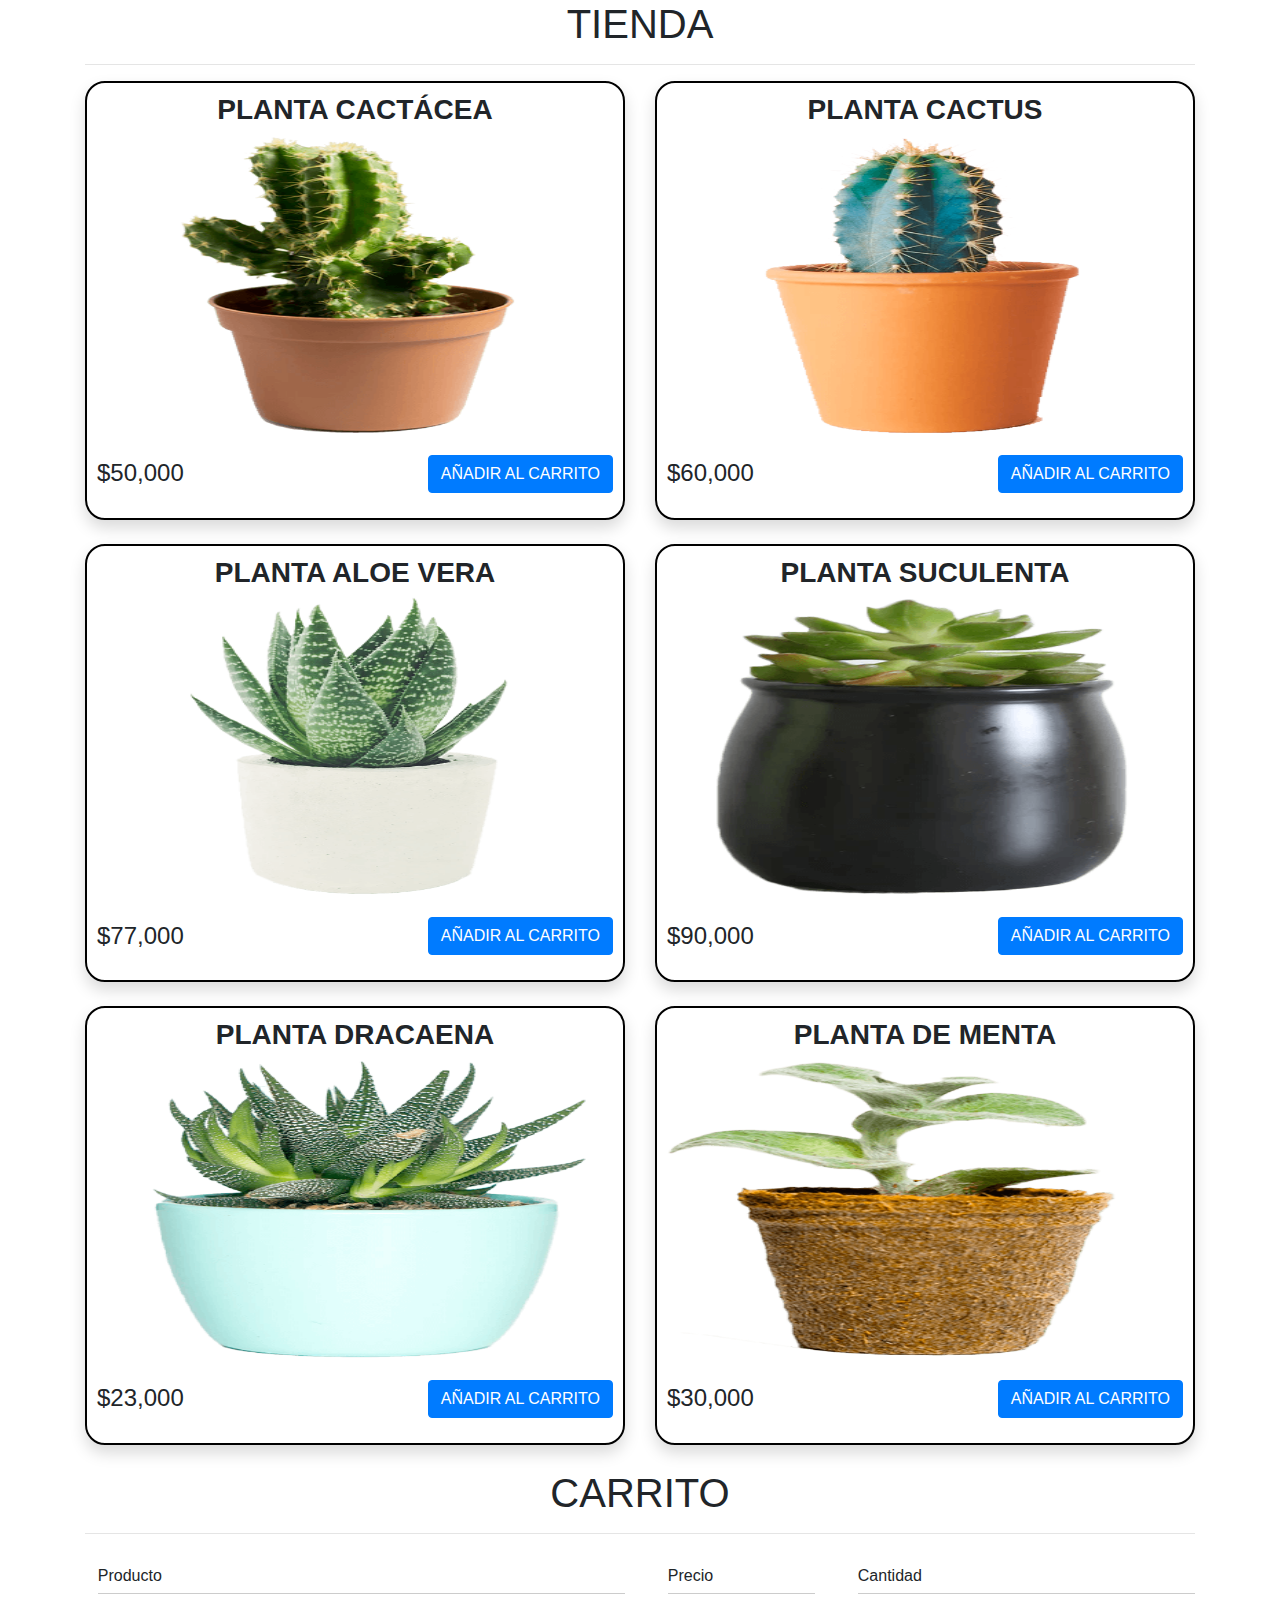
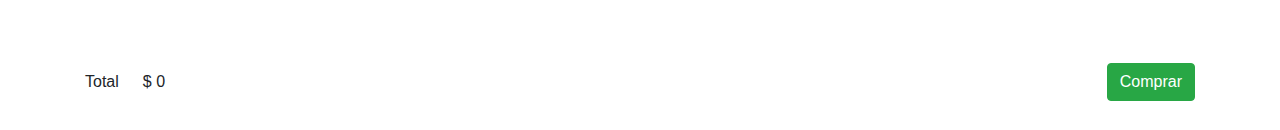
<file: leafx-fe/carrito.html>
<!DOCTYPE html>
<html lang="en">

<head>
    <meta charset="UTF-8">
    <meta name="viewport" content="width=device-width, initial-scale=1.0">
    <link rel="stylesheet" href="https://stackpath.bootstrapcdn.com/bootstrap/4.5.2/css/bootstrap.min.css"
        integrity="sha384-JcKb8q3iqJ61gNV9KGb8thSsNjpSL0n8PARn9HuZOnIxN0hoP+VmmDGMN5t9UJ0Z" crossorigin="anonymous">
    <link rel="stylesheet" href="assets/css/compraPrueba.css">
    <title>Tienda</title>
</head>

<body>

    <header>
        <div class="container">
            <h1 class="text-center">TIENDA</h1>
            <hr>
        </div>
    </header>
    <!-- START SECTION STORE -->
    <section class="store">
        <div class="container">
            <div class="items">
                <div class="row">

                    <div class="col-12 col-md-6">
                        <div class="item shadow mb-4">
                            <h3 class="item-title">Planta Cactácea</h3>
                            <img class="item-image" src="assets/img/product1.png" alt="Producto 1">

                            <div class="item-details">
                                <h4 class="item-price">$50,000</h4>
                                <button class="item-button btn btn-primary addToCart">AÑADIR AL CARRITO</button>
                            </div>
                        </div>
                    </div>
                    <div class="col-12 col-md-6">
                        <div class="item shadow mb-4">
                            <h3 class="item-title">Planta Cactus</h3>

                            <img class="item-image" src="assets/img/product2.png" alt="Producto 2">

                            <div class="item-details">
                                <h4 class="item-price">$60,000</h4>
                                <button class="item-button btn btn-primary addToCart">AÑADIR AL CARRITO</button>
                            </div>
                        </div>
                    </div>
                </div>

                <div class="row">
                    <div class="col-12 col-md-6">
                        <div class="item shadow mb-4">
                            <h3 class="item-title">Planta Aloe Vera</h3>

                            <img class="item-image" src="assets/img/product3.png" alt="Producto 3">

                            <div class="item-details">
                                <h4 class="item-price">$77,000</h4>
                                <button class="item-button btn btn-primary addToCart">AÑADIR AL CARRITO</button>
                            </div>
                        </div>
                    </div>
                    <div class="col-12 col-md-6">
                        <div class="item shadow mb-4">
                            <h3 class="item-title">Planta Suculenta</h3>

                            <img class="item-image" src="assets/img/product4.png" alt="Producto 4">

                            <div class="item-details">
                                <h4 class="item-price">$90,000</h4>
                                <button class="item-button btn btn-primary addToCart">AÑADIR AL CARRITO</button>
                            </div>
                        </div>
                    </div>
                </div>
                <div class="row">
                    <div class="col-12 col-md-6">
                        <div class="item shadow mb-4">
                            <h3 class="item-title">Planta Dracaena</h3>

                            <img class="item-image" src="assets/img/product5.png" alt="Producto 5">
                            <div class="item-details">
                                <h4 class="item-price">$23,000</h4>
                                <button class="item-button btn btn-primary addToCart">AÑADIR AL CARRITO</button>
                            </div>
                        </div>
                    </div>
                    <div class="col-12 col-md-6">
                        <div class="item shadow mb-4">
                            <h3 class="item-title">Planta de Menta</h3>

                            <img class="item-image" src="assets/img/product6.png" alt="Producto 6">
                            <div class="item-details">
                                <h4 class="item-price">$30,000</h4>
                                <button class="item-button btn btn-primary addToCart">AÑADIR AL CARRITO</button>
                            </div>
                        </div>
                    </div>
                </div>
            </div>
        </div>
    </section>
    <!-- END SECTION STORE -->
    <!-- START SECTION SHOPPING CART -->
    <section class="shopping-cart">
        <div class="container">
            <h1 class="text-center">CARRITO</h1>
            <hr>
            <div class="row">
                <div class="col-6">
                    <div class="shopping-cart-header">
                        <h6>Producto</h6>
                    </div>
                </div>
                <div class="col-2">
                    <div class="shopping-cart-header">
                        <h6 class="text-truncate">Precio</h6>
                    </div>
                </div>
                <div class="col-4">
                    <div class="shopping-cart-header">
                        <h6>Cantidad</h6>
                    </div>
                </div>
            </div>
            <!-- ? START SHOPPING CART ITEMS -->
            <div class="shopping-cart-items shoppingCartItemsContainer">
            </div>
            <!-- ? END SHOPPING CART ITEMS -->

            <!-- START TOTAL -->
            <div class="row">
                <div class="col-12">
                    <div class="shopping-cart-total d-flex align-items-center">
                        <p class="mb-0">Total</p>
                        <p class="ml-4 mb-0 shoppingCartTotal">$ 0</p>
                        <div class="toast ml-auto bg-info" role="alert" aria-live="assertive" aria-atomic="true"
                            data-delay="2000">
                            <div class="toast-header">
                                <span>✅</span>
                                <strong class="mr-auto ml-1 text-secondary">Elemento en el carrito</strong>
                                <button type="button" class="ml-2 mb-1 close" data-dismiss="toast" aria-label="Close">
                                    <span aria-hidden="true">&times;</span>
                                </button>
                            </div>
                            <div class="toast-body text-white">
                                Se aumentó correctamente la cantidad
                            </div>
                        </div>
                        <button class="btn btn-success ml-auto buyBtn" type="button" data-toggle="modal"
                            data-target="#comprarModal">Comprar</button>
                    </div>
                </div>
            </div>
            <!-- END TOTAL -->

            <!-- START MODAL COMPRA -->
            <div class="modal fade" id="comprarModal" tabindex="-1" aria-labelledby="comprarModalLabel"
                aria-hidden="true">
                <div class="modal-dialog modal-dialog-centered">
                    <div class="modal-content">
                        <div class="modal-header">
                            <h5 class="modal-title" id="comprarModalLabel">Gracias por su compra</h5>
                            <button type="button" class="close" data-dismiss="modal" aria-label="Close">
                                <span aria-hidden="true">&times;</span>
                            </button>
                        </div>
                        <div class="modal-body">
                            <p>Pronto recibirá su pedido</p>
                        </div>
                        <div class="modal-footer">
                            <button type="button" class="btn btn-secondary" data-dismiss="modal">Cerrar</button>
                        </div>
                    </div>
                </div>
            </div>
            <!-- END MODAL COMPRA -->


        </div>

    </section>
    <!-- END SECTION SHOPPING CART -->

    <!-- SCRIPTS -->
    <script src="https://code.jquery.com/jquery-3.5.1.slim.min.js"
        integrity="sha384-DfXdz2htPH0lsSSs5nCTpuj/zy4C+OGpamoFVy38MVBnE+IbbVYUew+OrCXaRkfj"
        crossorigin="anonymous"></script>
    <script src="https://cdn.jsdelivr.net/npm/popper.js@1.16.1/dist/umd/popper.min.js"
        integrity="sha384-9/reFTGAW83EW2RDu2S0VKaIzap3H66lZH81PoYlFhbGU+6BZp6G7niu735Sk7lN"
        crossorigin="anonymous"></script>
    <script src="https://stackpath.bootstrapcdn.com/bootstrap/4.5.2/js/bootstrap.min.js"
        integrity="sha384-B4gt1jrGC7Jh4AgTPSdUtOBvfO8shuf57BaghqFfPlYxofvL8/KUEfYiJOMMV+rV"
        crossorigin="anonymous"></script>

    <script src="assets/js/carrito.js"></script>

</body>

</html>
</file>
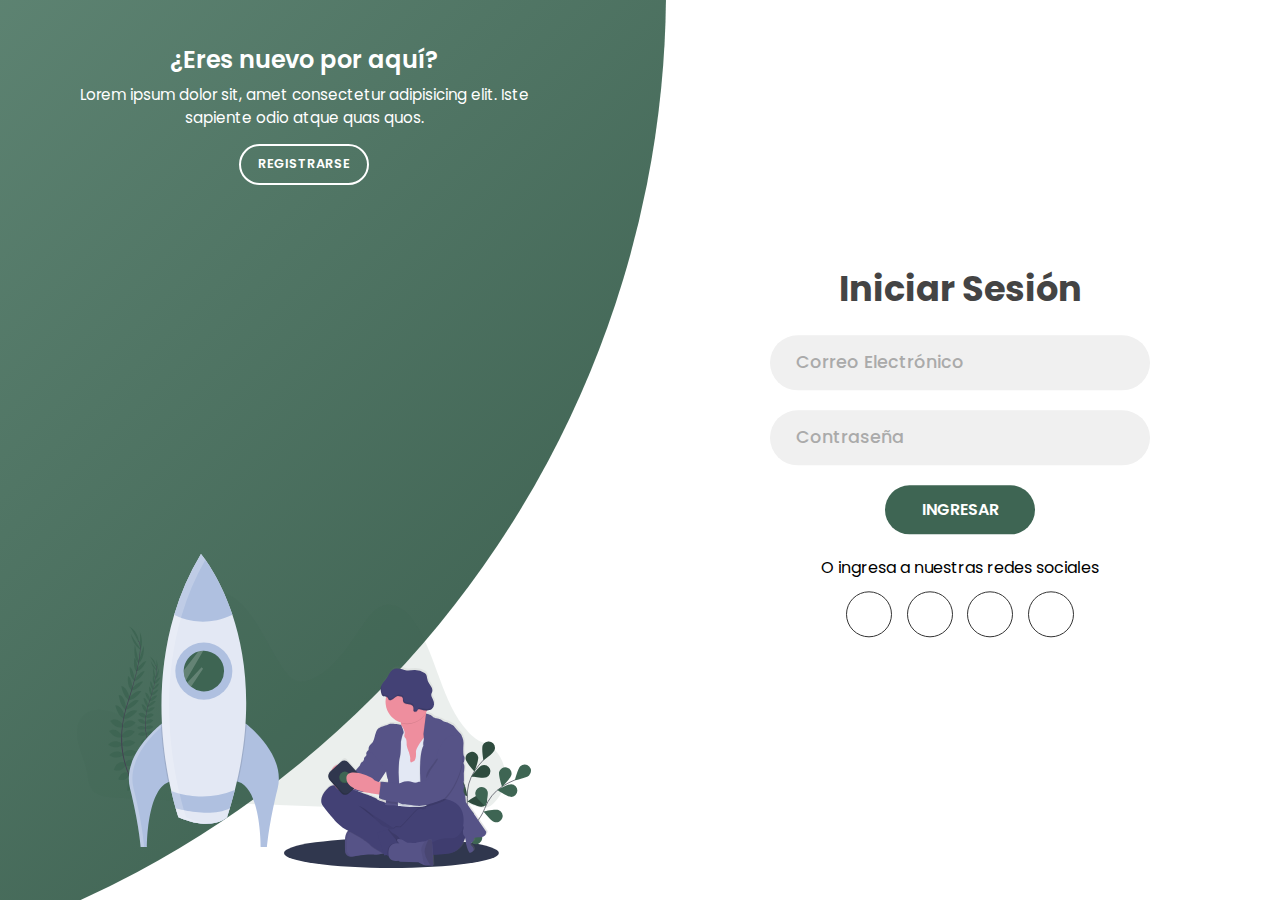
<file: leafx-fe/loginRegister.html>
<!DOCTYPE html>
<html lang="en">
<head>
    <meta charset="UTF-8">
    <meta http-equiv="X-UA-Compatible" content="IE=edge">
    <meta name="viewport" content="width=device-width, initial-scale=1.0">
    <!--=============== FAVICON ===============-->
    <link rel="shortcut icon" href="assets/img/favicon.png" type="image/x-icon">
    <title>Login & Registro</title>
    <link rel="stylesheet" href="assets/css/loginV2.css">
    <link rel="stylesheet" href="https://cdnjs.cloudflare.com/ajax/libs/font-awesome/6.0.0-beta2/css/all.min.css" integrity="sha512-YWzhKL2whUzgiheMoBFwW8CKV4qpHQAEuvilg9FAn5VJUDwKZZxkJNuGM4XkWuk94WCrrwslk8yWNGmY1EduTA==" crossorigin="anonymous" referrerpolicy="no-referrer"/>

</head>
<body>
    
    <div class="container">

        <div class="forms-container">

            <div class="signin-signup">

                <form action="index.html" class="sign-in-form">

                    <h2 class="title">Iniciar Sesión</h2>
                    <div class="input-field">
                        <i class="fas fa-envelope"></i>
                        <input type="text" placeholder="Correo Electrónico">
                    </div>
                    <div class="input-field">
                        <i class="fas fa-lock"></i>
                        <input type="password" placeholder="Contraseña">
                    </div>

                    <input type="submit" value="Ingresar" class="btn solid">
                    <p class="social-text">O ingresa a nuestras redes sociales</p>

                    <div class="social-media">

                        <a href="#" class="social-icon"><i class="fab fa-facebook-f"></i></a>
                        <a href="#" class="social-icon"><i class="fab fa-twitter"></i></a>
                        <a href="#" class="social-icon"><i class="fab fa-instagram"></i></a>
                        <a href="#" class="social-icon"><i class="fab fa-linkedin"></i></a>

                    </div>

                </form>

                <form action="#" class="sign-up-form">

                    <h2 class="title">Registrarse</h2>

                    <div class="input-field">
                        <i class="fas fa-user"></i>
                        <input type="text" placeholder="Nombre Completo"> <!-- Razón Social -->
                    </div>
                    <div class="input-field">
                        <i class="fas fa-envelope"></i>
                        <input type="email" placeholder="Correo">
                    </div>
                    <div class="input-field">
                        <i class="fas fa-map-marker-alt"></i>
                        <input type="text" placeholder="Dirección">
                    </div>
                    <div class="input-field">
                        <i class="fas fa-lock"></i>
                        <input type="password" placeholder="Contraseña">
                    </div>
                    <input type="submit" value="Registrarse" class="btn">
                    <p class="social-text">O ingresa a nuestras redes sociales</p>

                    <div class="social-media">

                        <a href="#" class="social-icon"><i class="fab fa-facebook-f"></i></a>
                        <a href="#" class="social-icon"><i class="fab fa-twitter"></i></a>
                        <a href="#" class="social-icon"><i class="fab fa-instagram"></i></a>
                        <a href="#" class="social-icon"><i class="fab fa-linkedin"></i></a>

                    </div>


                </form>

            </div>

        </div>

        <div class="panels-container">

            <div class="panel left-panel">

                <div class="content">

                    <h3>¿Eres nuevo por aquí?</h3>
                    <p>Lorem ipsum dolor sit, amet consectetur adipisicing elit. Iste sapiente odio atque quas quos. </p>
                    <button class="btn transparent" id="sign-up-btn">
                        Registrarse
                    </button>

                </div>
                <img src="assets/img/log_user.svg" alt="Login User" class="image">

            </div>
            <div class="panel right-panel">

                <div class="content">

                    <h3>¿Ya tienes una cuenta?</h3>
                    <p>Lorem ipsum dolor sit, amet consectetur adipisicing elit. Reiciendis ex odit quisquam adipisci! Dicta, magnam?</p>
                    <button class="btn transparent" id="sign-in-btn">Ingresar</button>

                </div>
                <img src="assets/img/registerUser.svg" alt="Register User" class="image">

            </div>

        </div>

    </div>

    <script src="assets/js/loginV2.js"></script>

</body>
</html>
</file>
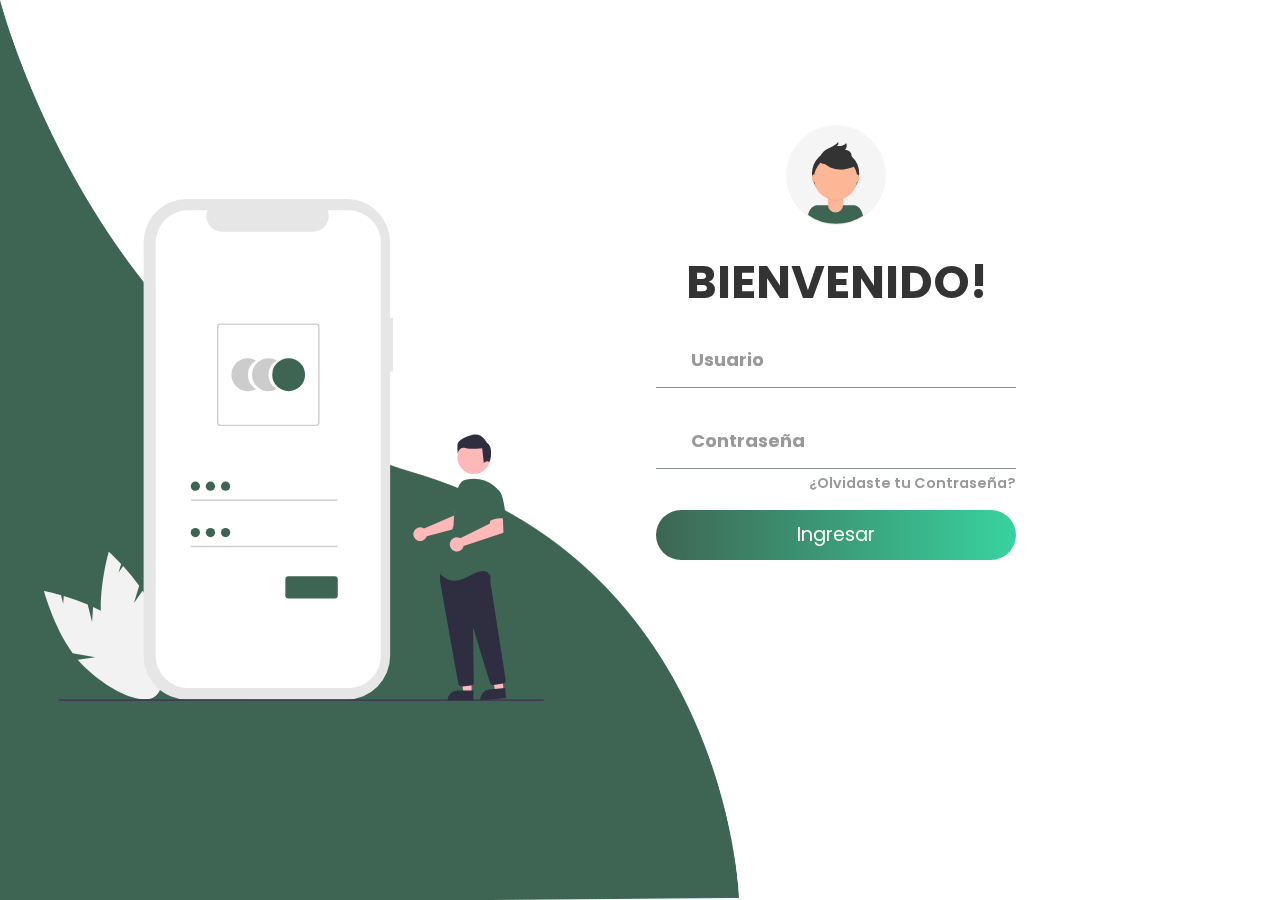
<file: leafx-fe/recuperacion.html>
<!DOCTYPE html>
<html lang="es">
<head>
    <meta charset="UTF-8">
    <meta http-equiv="X-UA-Compatible" content="IE=edge">
    <meta name="viewport" content="width=device-width, initial-scale=1.0">

    <!--=============== FAVICON ===============-->
    <link rel="shortcut icon" href="assets/img/favicon.png" type="image/x-icon">

    <title>Login - Leafx</title>
    <link rel="stylesheet" href="assets/css/login.css">
    <link rel="stylesheet" href="https://cdnjs.cloudflare.com/ajax/libs/font-awesome/6.0.0-beta2/css/all.min.css" integrity="sha512-YWzhKL2whUzgiheMoBFwW8CKV4qpHQAEuvilg9FAn5VJUDwKZZxkJNuGM4XkWuk94WCrrwslk8yWNGmY1EduTA==" crossorigin="anonymous" referrerpolicy="no-referrer"/>
</head>
<body>
    
    <img src="assets/img/waveLogin.png" alt="Wave Login" class="wave">

    <div class="container">

        <div class="banner">
            
            <img src="assets/img/login.svg" alt="Login Banner">
            
        </div>
        
        <div class="login__container">
            
            <form action="index.html">
                
                <img class="avatar" src="assets/img/profile_pic.svg" alt="Avatar">
                
                <h2>Bienvenido!</h2>

                <div class="input-div one">

                    <div class="icon">

                        <i class="fas fa-user"></i>

                    </div>

                    <div>
                        <h5>Usuario</h5>
                        <input type="text" class="input">
                    </div>

                </div>

                <div class="input-div two">

                    <div class="icon">

                        <i class="fas fa-lock"></i>

                    </div>

                    <div>
                        <h5>Contraseña</h5>
                        <input type="password" class="input">
                    </div>

                </div>

                <a href="#">¿Olvidaste tu Contraseña?</a>
                
                <input type="submit" value="Ingresar" class="btn">

            </form>

        </div>

    </div>

    <script src="assets/js/login.js"></script>

</body>
</html>
</file>
<file: leafx-fe/assets/css/compraPrueba.css>
.item {
    border: 2px solid #000;
    padding: 10px;
    border-radius: 20px;
}

.item-title {
text-transform: uppercase;
text-align: center;
font-weight: 600;
}

.item-image {
height: 300px;
width: 100%;
}

.item-details {
display: flex;
justify-content: space-between;
align-items: center;
margin: 20px 0px 15px;
}

.item-details > .item-price {
margin: 0;
}

/* ? SHOPPING CART */
.shopping-cart-items {
padding: 20px 0px;
}

.shopping-cart-header {
    border-bottom: 1px solid #ccc;
    margin-top: 1rem;
    margin-left: 0.8rem;
}

.shopping-cart-image {
max-width: 80px;
border-radius: 20px;
}

.shopping-cart-quantity-input {
max-width: 45px;
border: 1px solid #ccc;
border-radius: 5px;
background: #eee;
padding: 5px;
}

.shopping-cart-total {
min-height: 96px;
}
</file>
<file: leafx-fe/assets/css/loginV2.css>
@import 'globales.css';

.container {
  position: relative;
  width: 100%;
  background-color: #fff;
  min-height: 100vh;
  overflow: hidden;
}

.forms-container {
    position: absolute;
    width: 100%;
    height: 100%;
    top: 0;
    left: 0;
  }
  

.signin-signup {

    position: absolute;
    top: 50%; left: 75%;
    transform: translate(-50%, -50%);
    width: 50%;
    transition: 1s 0.7s ease-in-out;
    display: grid;
    grid-template-columns: 1fr;
    z-index: 5;

}

form {

    display: flex;
    align-items: center;
    justify-content: center;
    flex-direction: column;
    padding: 0 5rem;
    transition: all 1s 0.7s;
    overflow: hidden;
    grid-column: 1 / 2;
    grid-row: 1 / 2;

}

form.sign-up-form {

    opacity: 0;
    z-index: 1;

}

form.sign-in-form {

    z-index: 2;

}

.title {

    font-size: 2.2rem;
    color: #444;
    margin-bottom: 10px;

}

.input-field {

    position: relative;
    max-width: 380px;
    width: 100%;
    background-color: #f0f0f0;
    margin: 10px 0;
    height: 55px;
    border-radius: 55px;
    grid-template-columns: 15% 85%;
    padding: 0 .4rem;

}

.input-field i {

    text-align: center;
    line-height: 55px;
    color: #acacac;
    transition: 0.5s;
    font-size: 1.1rem;
    margin: 0 10px;

}

.input-field input {

    background: none;
    border: none; outline: none;
    line-height: 1;
    font-weight: 600;
    font-size: 1.1rem;
    color: #333;

}

.input-field input::placeholder {

    color: #aaa;
    font-weight: 500;


}

.social-text {

    padding: 0.7rem 0;
    font-size: 1rem;

}

.social-media {

    display: flex;
    justify-self: center;
    transition: 0.3s;
    transform: translateY(-0px);

}

.social-icon {

    height: 46px; width: 46px;
    display: flex;
    justify-content: center;
    align-items: center;
    margin: 0 .45rem;
    color: #333;
    border: 1px solid #333;
    border-radius: 50%;
    text-decoration: none;
    font-size: 1.1rem;
    transition: 0.3s;

}

.social-icon:hover {

    color: #fff;
    background-color: #333;    

}

.btn {

    width: 150px;
    background-color: #3e6553;
    color: #fff;
    border: none; outline: none;
    height: 49px;
    border-radius: 49px;
    font-size: 1rem;
    text-transform: uppercase;
    font-weight: 600;
    margin: 10px 0;
    cursor: pointer;
    transition: 0.5s;

}

.btn:hover {

    background-color: #365949;

}

.panels-container {

    position: absolute;
    top: 0; left: 0;
    width: 100%; height: 100%;
    background-color: #fff;
    display: grid;
    grid-template-columns: repeat(2, 1fr);

}

.container:before {

    content: '';
    position: absolute;
    top: -10px; right: 48%;
    width: 2000px; height: 2000px;
    transform: translateY(-50%);
    background-image: linear-gradient(-45deg, #365949 0%, #93bdaa 100%);
    transition: 1.8s ease-in-out;
    border-radius: 50%;
    z-index: 6;

}

.image {

    width: 100%;
    transition: transform 0.9s ease-in-out;
    transition-duration: .6s;

}

.panel {

    display: flex;
    flex-direction: column;
    align-items: flex-end;
    justify-content: space-between;
    text-align: center;
    z-index: 6;

}

.left-panel {

    pointer-events: all;
    padding: 3rem 17% 2rem 12%;

}
.right-panel {

    pointer-events: none;
    padding: 3rem 17% 2rem 17%;

}

.panel .content {

    color: #fff;
    transition: transform 0.9s ease-in-out;
    transition-delay: .6s;

}

.panel h3 {

    font-weight: 600;
    line-height: 1;
    font-size: 1.5rem;

}

.panel p {

    font-size: .95rem;
    padding: 0.7rem 0;

}

.btn.transparent {

    margin: 0;
    margin-top: .2rem;
    background: none;
    border: 2px solid #fff;
    width: 130px; height: 41px;
    font-weight: 600;
    font-size: .8rem;

}

.right-panel .image,
.right-panel .content {

    transform: translateX(800px);

}

/* ANIMACIONES */

.container.sign-up-mode:before {
    transform: translate(100%, -50%);
    right: 52%;
  }
  
  .container.sign-up-mode .left-panel .image,
  .container.sign-up-mode .left-panel .content {
    transform: translateX(-800px);
  }
  
  .container.sign-up-mode .signin-signup {
    left: 25%;
  }
  
  .container.sign-up-mode form.sign-up-form {
    opacity: 1;
    z-index: 2;
  }
  
  .container.sign-up-mode form.sign-in-form {
    opacity: 0;
    z-index: 1;
  }
  
  .container.sign-up-mode .right-panel .image,
  .container.sign-up-mode .right-panel .content {
    transform: translateX(0%);
  }
  
  .container.sign-up-mode .left-panel {
    pointer-events: none;
  }
  
  .container.sign-up-mode .right-panel {
    pointer-events: all;
  }

  @media (max-width: 570px) {
    form {
      padding: 0 1.5rem;
    }
  
    .image {
      display: none;
    }
    .panel .content {
      padding: 0.5rem 1rem;
    }
    .container {
      padding: 1.5rem;
    }
  
    .container:before {
      bottom: 72%;
      left: 50%;
    }
  
    .container.sign-up-mode:before {
      bottom: 28%;
      left: 50%;
    }
  }

  @media (max-width: 870px) {
    .container {
      min-height: 800px;
      height: 100vh;
    }
    .signin-signup {
      width: 100%;
      top: 95%;
      transform: translate(-50%, -100%);
      transition: 1s 0.8s ease-in-out;
    }
  
    .signin-signup,
    .container.sign-up-mode .signin-signup {
      left: 50%;
    }
  
    .panels-container {
      grid-template-columns: 1fr;
      grid-template-rows: 1fr 2fr 1fr;
    }
  
    .panel {
      flex-direction: row;
      justify-content: space-around;
      align-items: center;
      padding: 2.5rem 8%;
      grid-column: 1 / 2;
    }
  
    .right-panel {
      grid-row: 3 / 4;
    }
  
    .left-panel {
      grid-row: 1 / 2;
    }
  
    .image {
      width: 200px;
      transition: transform 0.9s ease-in-out;
      transition-delay: 0.6s;
    }
  
    .panel .content {
      padding-right: 15%;
      transition: transform 0.9s ease-in-out;
      transition-delay: 0.8s;
    }
  
    .panel h3 {
      font-size: 1.2rem;
    }
  
    .panel p {
      font-size: 0.7rem;
      padding: 0.5rem 0;
    }
  
    .btn.transparent {
      width: 110px;
      height: 35px;
      font-size: 0.7rem;
    }
  
    .container:before {
      width: 1500px;
      height: 1500px;
      transform: translateX(-50%);
      left: 30%;
      bottom: 68%;
      right: initial;
      top: initial;
      transition: 2s ease-in-out;
    }
  
    .container.sign-up-mode:before {
      transform: translate(-50%, 100%);
      bottom: 32%;
      right: initial;
    }
  
    .container.sign-up-mode .left-panel .image,
    .container.sign-up-mode .left-panel .content {
      transform: translateY(-300px);
    }
  
    .container.sign-up-mode .right-panel .image,
    .container.sign-up-mode .right-panel .content {
      transform: translateY(0px);
    }
  
    .right-panel .image,
    .right-panel .content {
      transform: translateY(300px);
    }
  
    .container.sign-up-mode .signin-signup {
      top: 5%;
      transform: translate(-50%, 0);
    }
  }
</file>
<file: leafx-fe/assets/css/login.css>
@import 'globales.css';

.wave {

    position: fixed;
    height: 100%;
    left: 0; bottom: 0;
    z-index: -1;

}

.container {

    height: 100vh;
    display: grid;
    grid-template-columns: repeat(2, 1fr );
    gap: 7rem;
    padding: 0 2rem;

}

.banner {

    display: flex;
    justify-content: flex-end;
    align-items: center;

}

.banner img {

    width: 500px;

}

.avatar {

    width: 100px;

}

.login__container {

    display: flex;
    align-items: center;
    text-align: center;

}

form {

    width: 360px;

}

form h2 {

    font-size: 2.9rem;
    text-transform: uppercase;
    margin: 15px 0;
    color: #333;

}

.icon {

    display: flex;
    justify-content: center;
    align-items: center;

}

.icon i {

    color: #d9d9d9;
    transition: .3s;

}

.input {

    position: absolute;
    width: 100%; height: 100%;
    top: 0; left: 0;
    padding: 10px;
    border: none; outline: none;
    background: none;
    padding: 0.5rem 0.7rem;
    font-family: 'Poppins', sans-serif;
    font-size: 1.2rem;
    color: #555;

}

.input-div {

    position: relative;
    display: grid;
    grid-template-columns: 7% 93%;
    margin: 25px 0;
    padding: 5px 0;
    border-bottom: 1px solid #88918d;

}

.input-div.one {

    margin-top: 0;

}

.input-div.two {

    margin-bottom: 4px;

}

.input-div::after, 
.input-div::before {

    content: '';
    position: absolute;
    bottom: -2px;
    width: 0;
    height: 2px;
    background: #88918d;
    transition: 0.3s;

}

.input-div.focus::after, 
.input-div.focus::before {

    width: 50%;

}

.input-div::after {

    right: 50%;

}

.input-div::before {

    left: 50%;

}

.input-div.focus .icon i {

    color: #3e6553;

}

.input-div.focus div h5 {

    top: -5px;
    font-size: 15px;

}
.input-div > div {

    position: relative;
    height: 45px;

}

.input-div > div h5 {

    position: absolute;
    left: 10px; top: 50%;
    transform: translateY(-50%);
    color: #999;
    font-size: 18px;
    transition: .3s;

}

a {

    display: block;
    text-align: right;
    text-decoration: none;
    color: #999;
    font-size: 0.9rem;
    transition: .3s;
    font-weight: 600;

}

a:hover {

    color: #2f3733;
    font-weight: 500;

}

.btn {

    display: block;
    width: 100%;
    height: 50px;
    border-radius: 25px;
    margin: 1rem 0;
    font-size: 1.2rem;
    border: none; outline: none;
    background-image: linear-gradient(to right, #3e6553, #38d39f, #3e6553);
    cursor: pointer;
    color: #fff;
    font-family: 'Poppins', sans-serif;
    background-size: 200%;
    transition: .5s;

}

.btn:hover {

    background-position: right;

}

@media screen and (max-width: 1050px) {
    
    .container {

        gap: 5rem;

    }

}

@media screen and (max-width: 1000px) {
    
    form {

        width: 290px;
        margin-left: 70px;
        margin-bottom: 200px;

    }

    form h2 {

        font-size: 2.4rem;
        margin: 8px 0;

    }

    .banner img {

        width: 400px;

    }

}

@media screen and (max-width: 900px) {
    
    .banner, .wave {

        display: none;

    }

    .container {

        grid-template-columns: 1fr;

    }

    .login__container {

        justify-content: center;

    }

    form {

        margin: 0;
        padding: 0;

    }



}

@media screen and (min-width: 1000px) {
    
    form {

        margin-bottom: 200px;
        margin-right: 232px;

    }

}

@media screen and (min-width: 1500px) {
    
    form {

        margin-left: 400px;
        

    }

}
</file>
